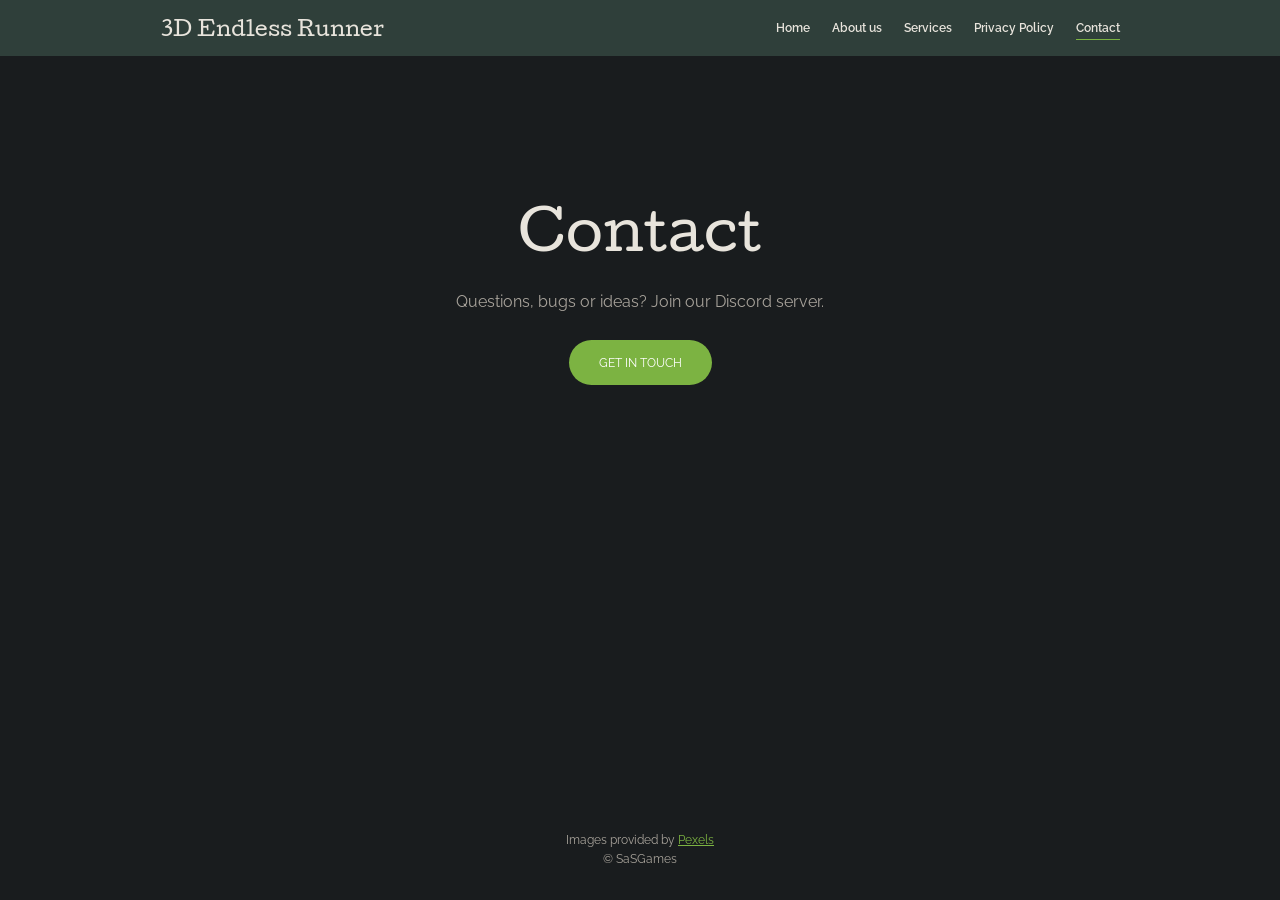
<file: contact.html>
<!DOCTYPE html>
<html lang="en">
<head>
<meta charset="utf-8">
<meta name="viewport" content="width=device-width, initial-scale=1">
<title>Contact - 3D Endless Runner</title>
<meta name="description" content="3D Endless Runner is a mobile endless runner game by SaSGames.">
<link rel="preconnect" href="https://fonts.googleapis.com">
<link rel="preconnect" href="https://fonts.gstatic.com" crossorigin>
<link href="https://fonts.googleapis.com/css2?family=Cutive&family=Raleway:wght@400;600&display=swap" rel="stylesheet">
<link rel="stylesheet" href="style.css">
</head>
<body>
<header class="nav"><div class="nav-inner">
  <a class="brand" href="index.html">3D Endless Runner</a>
  <nav aria-label="Main"><ul>
    <li><a href="index.html">Home</a></li>
    <li><a href="about.html">About us</a></li>
    <li><a href="services.html">Services</a></li>
    <li><a href="privacy.html">Privacy Policy</a></li>
    <li><a href="contact.html" aria-current="page">Contact</a></li>
  </ul></nav>
</div></header>
<main>
<div class="empty" style="padding-top:140px;padding-bottom:140px">
  <h1>Contact</h1>
  <p style="letter-spacing:0;font-size:1rem;margin:0 0 24px">Questions, bugs or ideas? Join our Discord server.</p>
  <a class="btn" href="https://discord.gg/ZDHNAJyUZC" target="_blank" rel="noopener">GET IN TOUCH</a>
</div>
</main>
<footer><p>Images provided by <a href="https://www.pexels.com" target="_blank" rel="noopener">Pexels</a></p>
<p>&copy; SaSGames</p></footer>
</body>
</html>
</file>
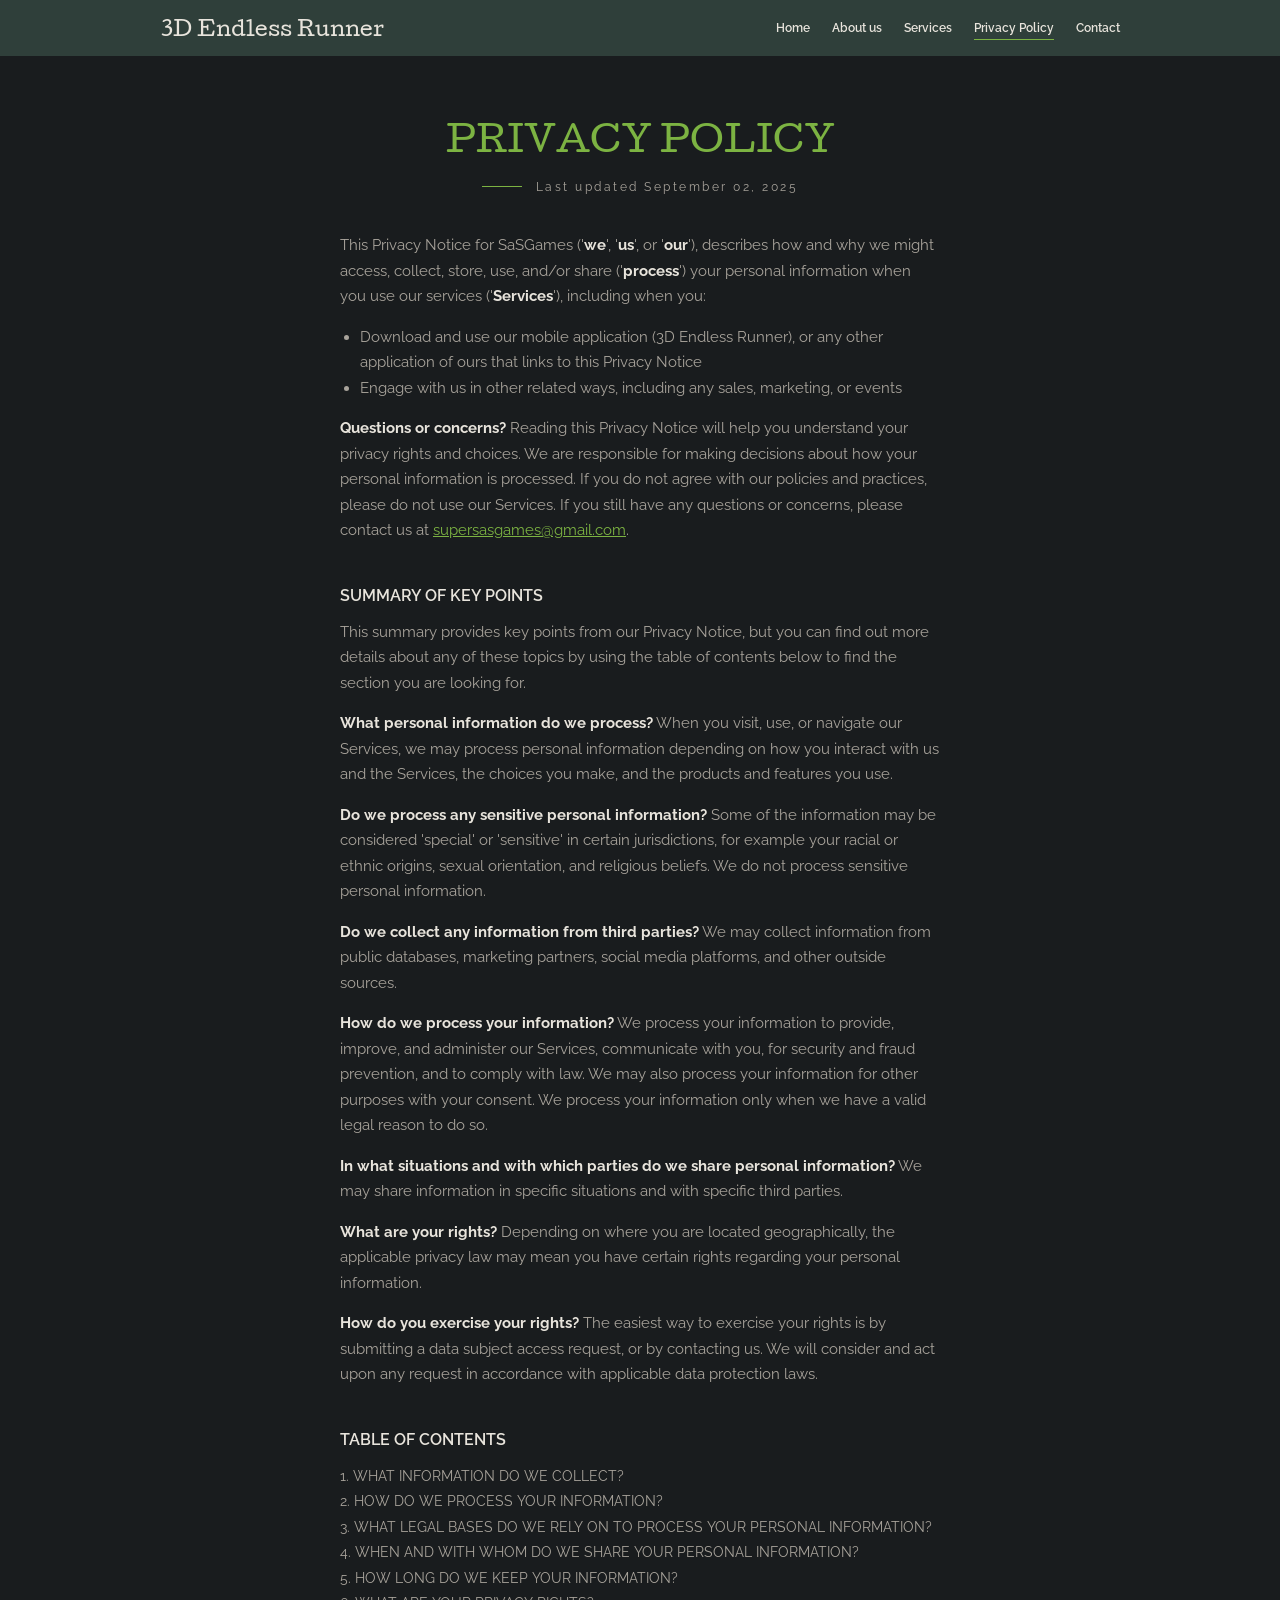
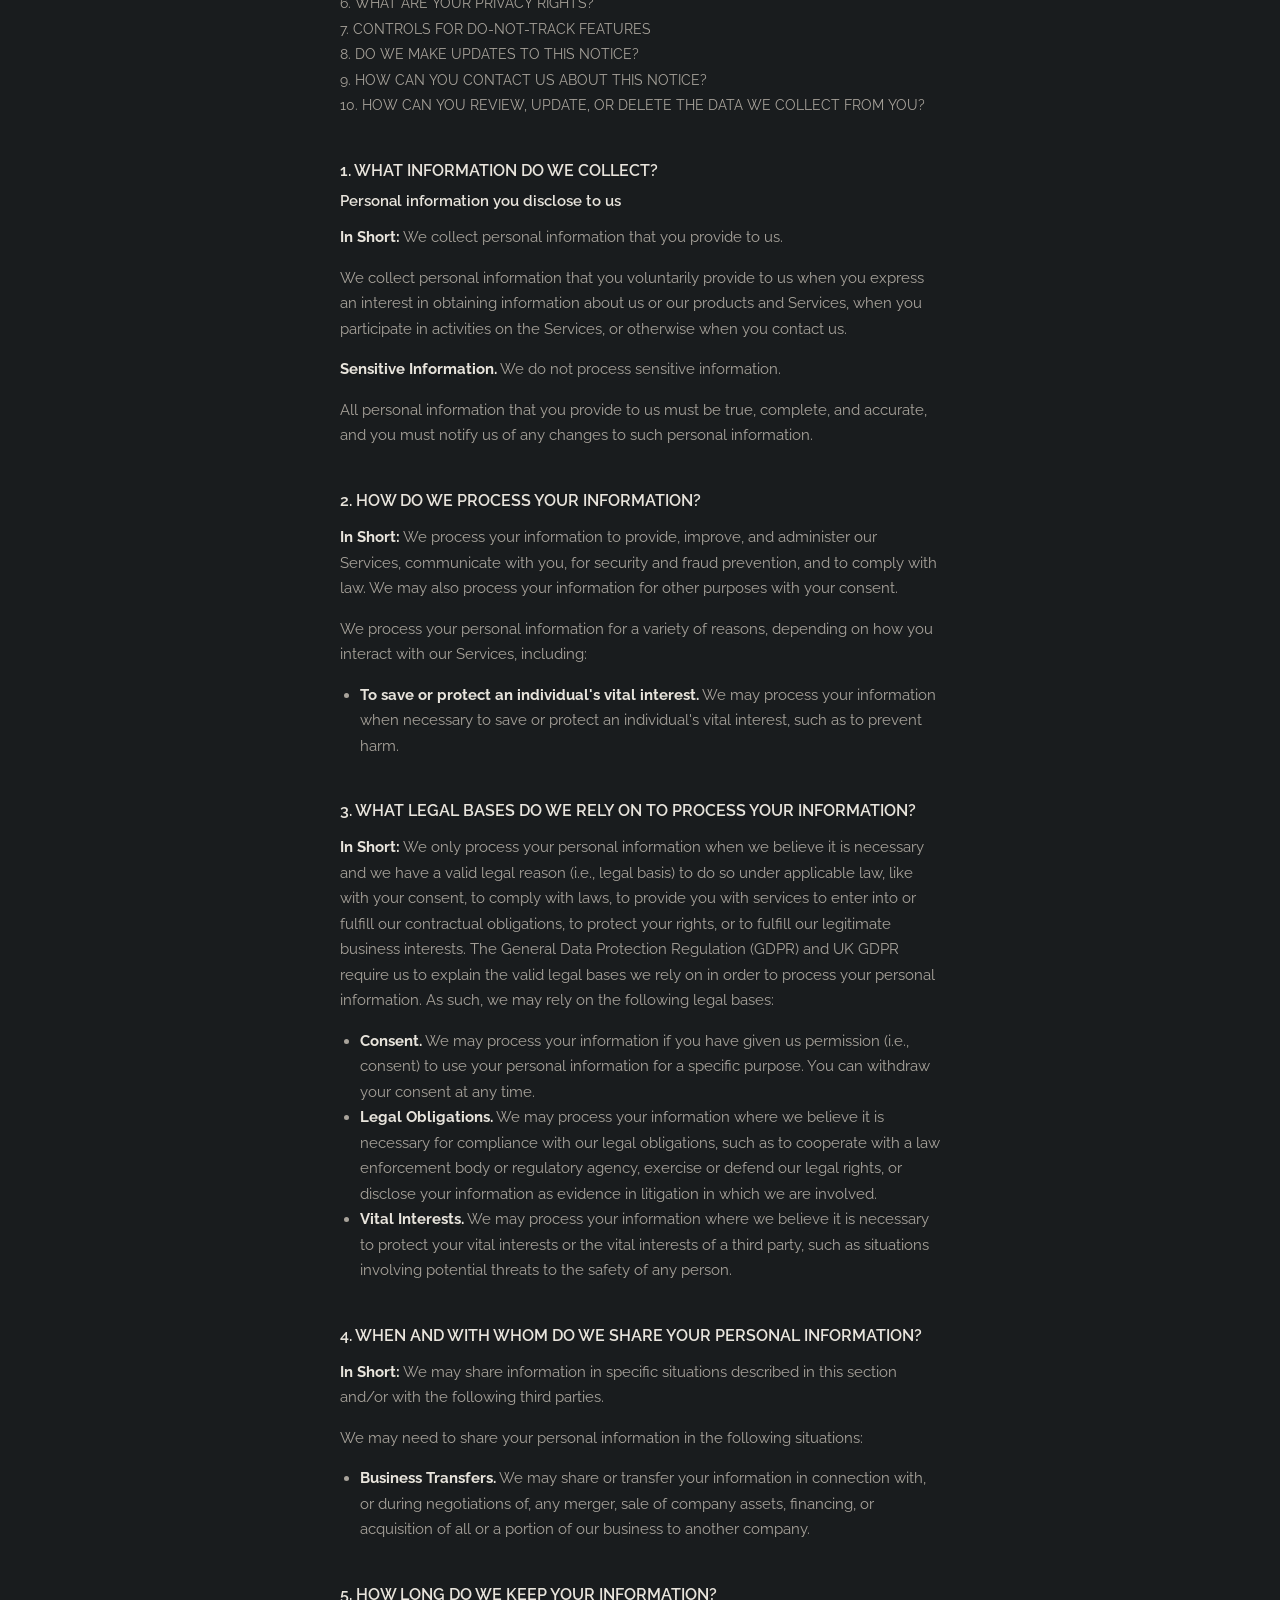
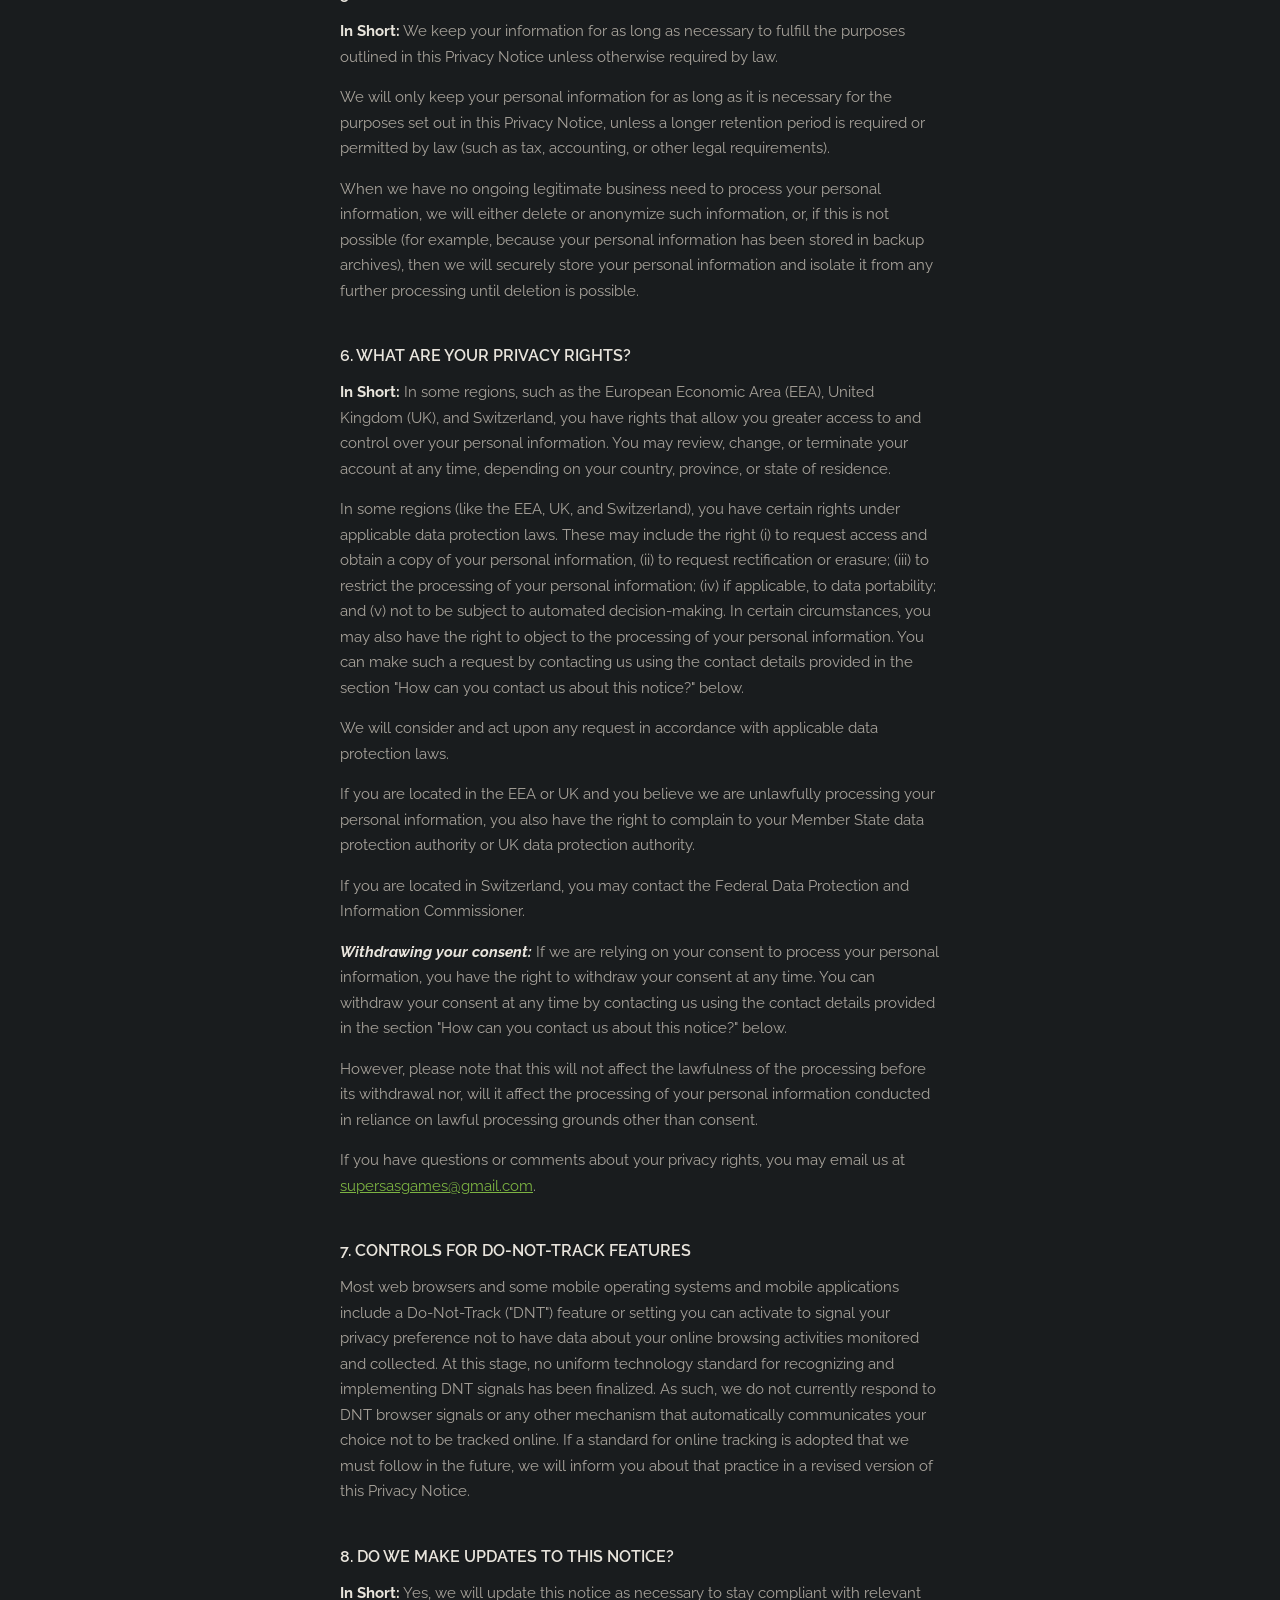
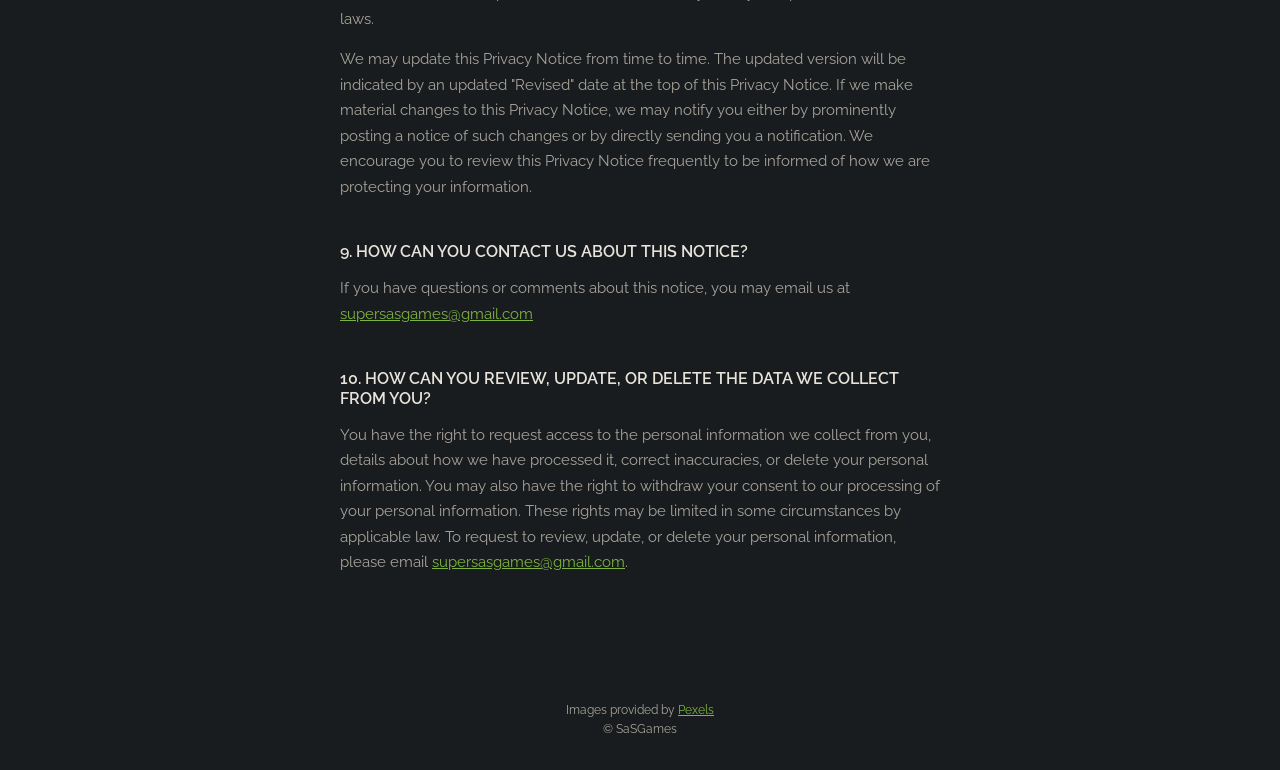
<file: privacy.html>
<!DOCTYPE html>
<html lang="en">
<head>
<meta charset="utf-8">
<meta name="viewport" content="width=device-width, initial-scale=1">
<title>Privacy Policy - 3D Endless Runner</title>
<meta name="description" content="3D Endless Runner is a mobile endless runner game by SaSGames.">
<link rel="preconnect" href="https://fonts.googleapis.com">
<link rel="preconnect" href="https://fonts.gstatic.com" crossorigin>
<link href="https://fonts.googleapis.com/css2?family=Cutive&family=Raleway:wght@400;600&display=swap" rel="stylesheet">
<link rel="stylesheet" href="style.css">
</head>
<body>
<header class="nav"><div class="nav-inner">
  <a class="brand" href="index.html">3D Endless Runner</a>
  <nav aria-label="Main"><ul>
    <li><a href="index.html">Home</a></li>
    <li><a href="about.html">About us</a></li>
    <li><a href="services.html">Services</a></li>
    <li><a href="privacy.html" aria-current="page">Privacy Policy</a></li>
    <li><a href="contact.html">Contact</a></li>
  </ul></nav>
</div></header>
<main>
<article class="text-page policy">
  <h1>Privacy Policy</h1>
  <p class="updated">Last updated September 02, 2025</p>

  <p>This Privacy Notice for SaSGames ('<strong>we</strong>', '<strong>us</strong>', or '<strong>our</strong>'), describes how and why we might access, collect, store, use, and/or share ('<strong>process</strong>') your personal information when you use our services ('<strong>Services</strong>'), including when you:</p>
  <ul>
    <li>Download and use our mobile application (3D Endless Runner), or any other application of ours that links to this Privacy Notice</li>
    <li>Engage with us in other related ways, including any sales, marketing, or events</li>
  </ul>
  <p><strong>Questions or concerns?</strong> Reading this Privacy Notice will help you understand your privacy rights and choices. We are responsible for making decisions about how your personal information is processed. If you do not agree with our policies and practices, please do not use our Services. If you still have any questions or concerns, please contact us at <a href="mailto:supersasgames@gmail.com">supersasgames@gmail.com</a>.</p>

  <h2>Summary of key points</h2>
  <p>This summary provides key points from our Privacy Notice, but you can find out more details about any of these topics by using the table of contents below to find the section you are looking for.</p>
  <p><strong>What personal information do we process?</strong> When you visit, use, or navigate our Services, we may process personal information depending on how you interact with us and the Services, the choices you make, and the products and features you use.</p>
  <p><strong>Do we process any sensitive personal information?</strong> Some of the information may be considered 'special' or 'sensitive' in certain jurisdictions, for example your racial or ethnic origins, sexual orientation, and religious beliefs. We do not process sensitive personal information.</p>
  <p><strong>Do we collect any information from third parties?</strong> We may collect information from public databases, marketing partners, social media platforms, and other outside sources.</p>
  <p><strong>How do we process your information?</strong> We process your information to provide, improve, and administer our Services, communicate with you, for security and fraud prevention, and to comply with law. We may also process your information for other purposes with your consent. We process your information only when we have a valid legal reason to do so.</p>
  <p><strong>In what situations and with which parties do we share personal information?</strong> We may share information in specific situations and with specific third parties.</p>
  <p><strong>What are your rights?</strong> Depending on where you are located geographically, the applicable privacy law may mean you have certain rights regarding your personal information.</p>
  <p><strong>How do you exercise your rights?</strong> The easiest way to exercise your rights is by submitting a data subject access request, or by contacting us. We will consider and act upon any request in accordance with applicable data protection laws.</p>

  <h2>Table of contents</h2>
  <ul class="toc">
    <li><a href="#s1">1. What information do we collect?</a></li>
    <li><a href="#s2">2. How do we process your information?</a></li>
    <li><a href="#s3">3. What legal bases do we rely on to process your personal information?</a></li>
    <li><a href="#s4">4. When and with whom do we share your personal information?</a></li>
    <li><a href="#s5">5. How long do we keep your information?</a></li>
    <li><a href="#s6">6. What are your privacy rights?</a></li>
    <li><a href="#s7">7. Controls for do-not-track features</a></li>
    <li><a href="#s8">8. Do we make updates to this notice?</a></li>
    <li><a href="#s9">9. How can you contact us about this notice?</a></li>
    <li><a href="#s10">10. How can you review, update, or delete the data we collect from you?</a></li>
  </ul>

  <h2 id="s1">1. What information do we collect?</h2>
  <h3>Personal information you disclose to us</h3>
  <p><strong>In Short:</strong> We collect personal information that you provide to us.</p>
  <p>We collect personal information that you voluntarily provide to us when you express an interest in obtaining information about us or our products and Services, when you participate in activities on the Services, or otherwise when you contact us.</p>
  <p><strong>Sensitive Information.</strong> We do not process sensitive information.</p>
  <p>All personal information that you provide to us must be true, complete, and accurate, and you must notify us of any changes to such personal information.</p>

  <h2 id="s2">2. How do we process your information?</h2>
  <p><strong>In Short:</strong> We process your information to provide, improve, and administer our Services, communicate with you, for security and fraud prevention, and to comply with law. We may also process your information for other purposes with your consent.</p>
  <p>We process your personal information for a variety of reasons, depending on how you interact with our Services, including:</p>
  <ul><li><strong>To save or protect an individual's vital interest.</strong> We may process your information when necessary to save or protect an individual's vital interest, such as to prevent harm.</li></ul>

  <h2 id="s3">3. What legal bases do we rely on to process your information?</h2>
  <p><strong>In Short:</strong> We only process your personal information when we believe it is necessary and we have a valid legal reason (i.e., legal basis) to do so under applicable law, like with your consent, to comply with laws, to provide you with services to enter into or fulfill our contractual obligations, to protect your rights, or to fulfill our legitimate business interests. The General Data Protection Regulation (GDPR) and UK GDPR require us to explain the valid legal bases we rely on in order to process your personal information. As such, we may rely on the following legal bases:</p>
  <ul>
    <li><strong>Consent.</strong> We may process your information if you have given us permission (i.e., consent) to use your personal information for a specific purpose. You can withdraw your consent at any time.</li>
    <li><strong>Legal Obligations.</strong> We may process your information where we believe it is necessary for compliance with our legal obligations, such as to cooperate with a law enforcement body or regulatory agency, exercise or defend our legal rights, or disclose your information as evidence in litigation in which we are involved.</li>
    <li><strong>Vital Interests.</strong> We may process your information where we believe it is necessary to protect your vital interests or the vital interests of a third party, such as situations involving potential threats to the safety of any person.</li>
  </ul>

  <h2 id="s4">4. When and with whom do we share your personal information?</h2>
  <p><strong>In Short:</strong> We may share information in specific situations described in this section and/or with the following third parties.</p>
  <p>We may need to share your personal information in the following situations:</p>
  <ul><li><strong>Business Transfers.</strong> We may share or transfer your information in connection with, or during negotiations of, any merger, sale of company assets, financing, or acquisition of all or a portion of our business to another company.</li></ul>

  <h2 id="s5">5. How long do we keep your information?</h2>
  <p><strong>In Short:</strong> We keep your information for as long as necessary to fulfill the purposes outlined in this Privacy Notice unless otherwise required by law.</p>
  <p>We will only keep your personal information for as long as it is necessary for the purposes set out in this Privacy Notice, unless a longer retention period is required or permitted by law (such as tax, accounting, or other legal requirements).</p>
  <p>When we have no ongoing legitimate business need to process your personal information, we will either delete or anonymize such information, or, if this is not possible (for example, because your personal information has been stored in backup archives), then we will securely store your personal information and isolate it from any further processing until deletion is possible.</p>

  <h2 id="s6">6. What are your privacy rights?</h2>
  <p><strong>In Short:</strong> In some regions, such as the European Economic Area (EEA), United Kingdom (UK), and Switzerland, you have rights that allow you greater access to and control over your personal information. You may review, change, or terminate your account at any time, depending on your country, province, or state of residence.</p>
  <p>In some regions (like the EEA, UK, and Switzerland), you have certain rights under applicable data protection laws. These may include the right (i) to request access and obtain a copy of your personal information, (ii) to request rectification or erasure; (iii) to restrict the processing of your personal information; (iv) if applicable, to data portability; and (v) not to be subject to automated decision-making. In certain circumstances, you may also have the right to object to the processing of your personal information. You can make such a request by contacting us using the contact details provided in the section "How can you contact us about this notice?" below.</p>
  <p>We will consider and act upon any request in accordance with applicable data protection laws.</p>
  <p>If you are located in the EEA or UK and you believe we are unlawfully processing your personal information, you also have the right to complain to your Member State data protection authority or UK data protection authority.</p>
  <p>If you are located in Switzerland, you may contact the Federal Data Protection and Information Commissioner.</p>
  <p><strong><em>Withdrawing your consent:</em></strong> If we are relying on your consent to process your personal information, you have the right to withdraw your consent at any time. You can withdraw your consent at any time by contacting us using the contact details provided in the section "How can you contact us about this notice?" below.</p>
  <p>However, please note that this will not affect the lawfulness of the processing before its withdrawal nor, will it affect the processing of your personal information conducted in reliance on lawful processing grounds other than consent.</p>
  <p>If you have questions or comments about your privacy rights, you may email us at <a href="mailto:supersasgames@gmail.com">supersasgames@gmail.com</a>.</p>

  <h2 id="s7">7. Controls for do-not-track features</h2>
  <p>Most web browsers and some mobile operating systems and mobile applications include a Do-Not-Track ("DNT") feature or setting you can activate to signal your privacy preference not to have data about your online browsing activities monitored and collected. At this stage, no uniform technology standard for recognizing and implementing DNT signals has been finalized. As such, we do not currently respond to DNT browser signals or any other mechanism that automatically communicates your choice not to be tracked online. If a standard for online tracking is adopted that we must follow in the future, we will inform you about that practice in a revised version of this Privacy Notice.</p>

  <h2 id="s8">8. Do we make updates to this notice?</h2>
  <p><strong>In Short:</strong> Yes, we will update this notice as necessary to stay compliant with relevant laws.</p>
  <p>We may update this Privacy Notice from time to time. The updated version will be indicated by an updated "Revised" date at the top of this Privacy Notice. If we make material changes to this Privacy Notice, we may notify you either by prominently posting a notice of such changes or by directly sending you a notification. We encourage you to review this Privacy Notice frequently to be informed of how we are protecting your information.</p>

  <h2 id="s9">9. How can you contact us about this notice?</h2>
  <p>If you have questions or comments about this notice, you may email us at <a href="mailto:supersasgames@gmail.com">supersasgames@gmail.com</a></p>

  <h2 id="s10">10. How can you review, update, or delete the data we collect from you?</h2>
  <p>You have the right to request access to the personal information we collect from you, details about how we have processed it, correct inaccuracies, or delete your personal information. You may also have the right to withdraw your consent to our processing of your personal information. These rights may be limited in some circumstances by applicable law. To request to review, update, or delete your personal information, please email <a href="mailto:supersasgames@gmail.com">supersasgames@gmail.com</a>.</p>
</article>
</main>
<footer><p>Images provided by <a href="https://www.pexels.com" target="_blank" rel="noopener">Pexels</a></p>
<p>&copy; SaSGames</p></footer>
</body>
</html>
</file>
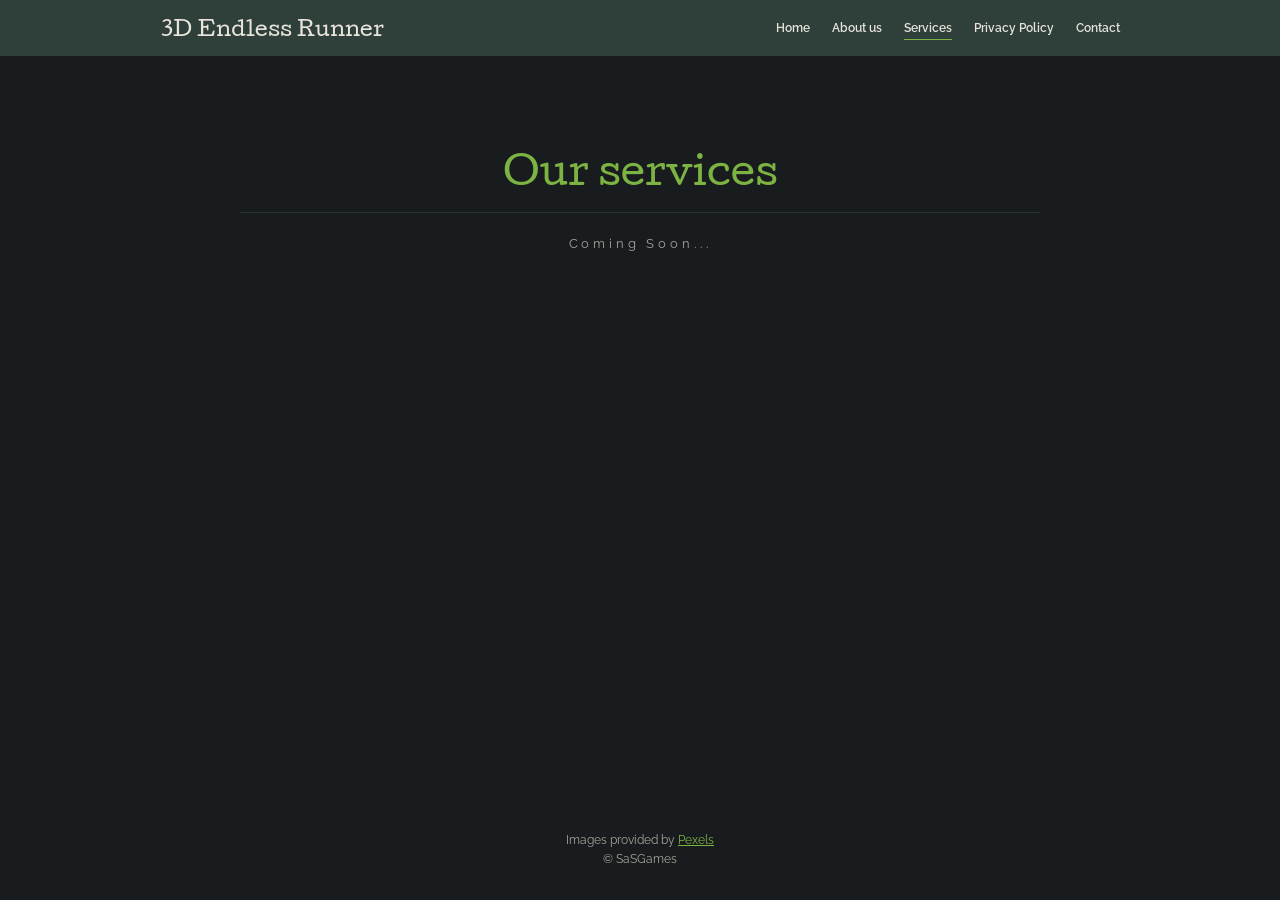
<file: services.html>
<!DOCTYPE html>
<html lang="en">
<head>
<meta charset="utf-8">
<meta name="viewport" content="width=device-width, initial-scale=1">
<title>Services - 3D Endless Runner</title>
<meta name="description" content="3D Endless Runner is a mobile endless runner game by SaSGames.">
<link rel="preconnect" href="https://fonts.googleapis.com">
<link rel="preconnect" href="https://fonts.gstatic.com" crossorigin>
<link href="https://fonts.googleapis.com/css2?family=Cutive&family=Raleway:wght@400;600&display=swap" rel="stylesheet">
<link rel="stylesheet" href="style.css">
</head>
<body>
<header class="nav"><div class="nav-inner">
  <a class="brand" href="index.html">3D Endless Runner</a>
  <nav aria-label="Main"><ul>
    <li><a href="index.html">Home</a></li>
    <li><a href="about.html">About us</a></li>
    <li><a href="services.html" aria-current="page">Services</a></li>
    <li><a href="privacy.html">Privacy Policy</a></li>
    <li><a href="contact.html">Contact</a></li>
  </ul></nav>
</div></header>
<main>
<div class="empty">
  <h2>Our services</h2>
  <div class="line"></div>
  <p>Coming Soon...</p>
</div>
</main>
<footer><p>Images provided by <a href="https://www.pexels.com" target="_blank" rel="noopener">Pexels</a></p>
<p>&copy; SaSGames</p></footer>
</body>
</html>
</file>
<file: style.css>
:root{
  --bg:#191c1e; --panel:#1b1f21; --nav:#2f3f3a; --accent:#7cb342;
  --text:#a8a39b; --text-strong:#e8e4dc; --line:#2a2f31;
  --display:'Cutive','Courier New',serif; --body:'Raleway',system-ui,sans-serif;
}
*{box-sizing:border-box}
html{scroll-behavior:smooth}
body{margin:0;background:var(--bg);color:var(--text);font-family:var(--body);font-size:15px;line-height:1.7;min-height:100vh;display:flex;flex-direction:column}
main{flex:1}
a{color:var(--accent)}
h1,h2,h3{font-family:var(--display);font-weight:400;margin:0 0 .5em;line-height:1.2}
h1{color:var(--text-strong);font-size:clamp(2.2rem,5vw,3.4rem)}
h2{color:var(--accent);font-size:clamp(1.8rem,3.5vw,2.4rem)}
h3{color:var(--accent);font-size:1.4rem}
:focus-visible{outline:2px solid var(--accent);outline-offset:3px}

/* nav */
.nav{background:var(--nav);position:sticky;top:0;z-index:10}
.nav-inner{max-width:1000px;margin:0 auto;padding:0 20px;min-height:56px;display:flex;align-items:center;justify-content:space-between;flex-wrap:wrap;gap:8px}
.brand{font-family:var(--display);font-size:1.25rem;color:var(--text-strong);text-decoration:none}
.nav ul{list-style:none;margin:0;padding:0;display:flex;gap:22px;flex-wrap:wrap}
.nav ul a{color:var(--text-strong);text-decoration:none;font-size:.78rem;font-weight:600;padding:4px 0;border-bottom:1px solid transparent}
.nav ul a:hover,.nav ul a[aria-current="page"]{border-bottom-color:var(--accent)}

/* hero */
.hero{position:relative;text-align:center;padding:90px 20px 150px;background:linear-gradient(rgba(25,28,30,.55),var(--bg)),
  radial-gradient(circle at 70% 20%,#4a3a2a,#241d17 60%);}
.hero img.bg{position:absolute;inset:0;width:100%;height:100%;object-fit:cover;opacity:.55;z-index:0}
.hero>*:not(.bg){position:relative;z-index:1}
.hero p{font-family:var(--display);font-size:1.25rem;letter-spacing:.08em;color:var(--text-strong);margin:0}

.wrap{max-width:1000px;margin:0 auto;padding:0 20px}
.panel{background:var(--panel);max-width:800px;margin:-90px auto 0;padding:40px;position:relative;z-index:2}

/* two-column */
.split{display:grid;grid-template-columns:1fr 1fr;gap:36px;align-items:start}
.media{aspect-ratio:3/2;background:linear-gradient(135deg,#3b1d5c,#0d2b5e 55%,#a31b6b);overflow:hidden}
.media.y{background:linear-gradient(135deg,#d6b81a,#8f7a0c)}
.media.w{background:linear-gradient(135deg,#6b4a2b,#2b1d12)}
.media img{width:100%;height:100%;object-fit:cover;display:block}
.more{font-size:.85rem}

section{padding:56px 0}
.center{text-align:center}
.center .intro{max-width:480px;margin:0 auto 32px}
.cards{display:grid;grid-template-columns:1fr 1fr;gap:36px}
.card{text-align:center}
.card .media{margin-bottom:20px}
.card a.learn{font-size:.72rem;letter-spacing:.08em;text-transform:uppercase;text-decoration:none}

/* CTA banner */
.cta{position:relative;max-width:800px;margin:0 auto;padding:60px 20px;text-align:center;background:linear-gradient(135deg,#2d4a1f,#1b2a14 60%,#4a1f1f);overflow:hidden}
.cta img.bg{position:absolute;inset:0;width:100%;height:100%;object-fit:cover;opacity:.45}
.cta>*:not(.bg){position:relative}
.cta h2{color:var(--text-strong)}

.btn{display:inline-block;background:var(--accent);color:#fff;text-decoration:none;font-size:.78rem;padding:12px 30px;border-radius:30px;transition:background .15s}
.btn:hover{background:#689f38}
.btn.dark{background:#1d2022}
.btn.dark:hover{background:#2a2f31}

/* text pages */
.text-page{max-width:640px;margin:0 auto;padding:60px 20px}
.text-page h1{color:var(--accent);text-align:center;text-transform:uppercase;font-size:2.2rem}
.updated{display:flex;align-items:center;justify-content:center;gap:14px;font-size:.78rem;letter-spacing:.2em;margin-bottom:36px}
.updated::before{content:"";width:40px;border-top:1px solid var(--accent)}
.policy h2{font-family:var(--body);font-size:1rem;color:var(--text-strong);text-transform:uppercase;font-weight:600;margin:42px 0 12px}
.policy h3{font-family:var(--body);color:var(--text-strong);font-size:.95rem;font-weight:600}
.policy strong{color:var(--text-strong)}
.policy ul{padding-left:20px}
.toc{list-style:none;padding:0!important}
.toc a{text-decoration:none;color:var(--text);text-transform:uppercase;font-size:.85rem}
.toc a:hover{color:var(--accent)}

.empty{text-align:center;padding:90px 20px}
.empty .line{max-width:800px;margin:20px auto;border-top:1px solid var(--line)}
.empty p{letter-spacing:.3em;font-size:.8rem}

footer{text-align:center;font-size:.72rem;padding:50px 20px 30px}
footer p{margin:0}

@media (max-width:720px){
  .split,.cards{grid-template-columns:1fr}
  .panel{padding:24px;margin-top:-70px}
  .nav ul{gap:14px}
}
@media (prefers-reduced-motion:reduce){html{scroll-behavior:auto}*{transition:none!important}}
</file>
